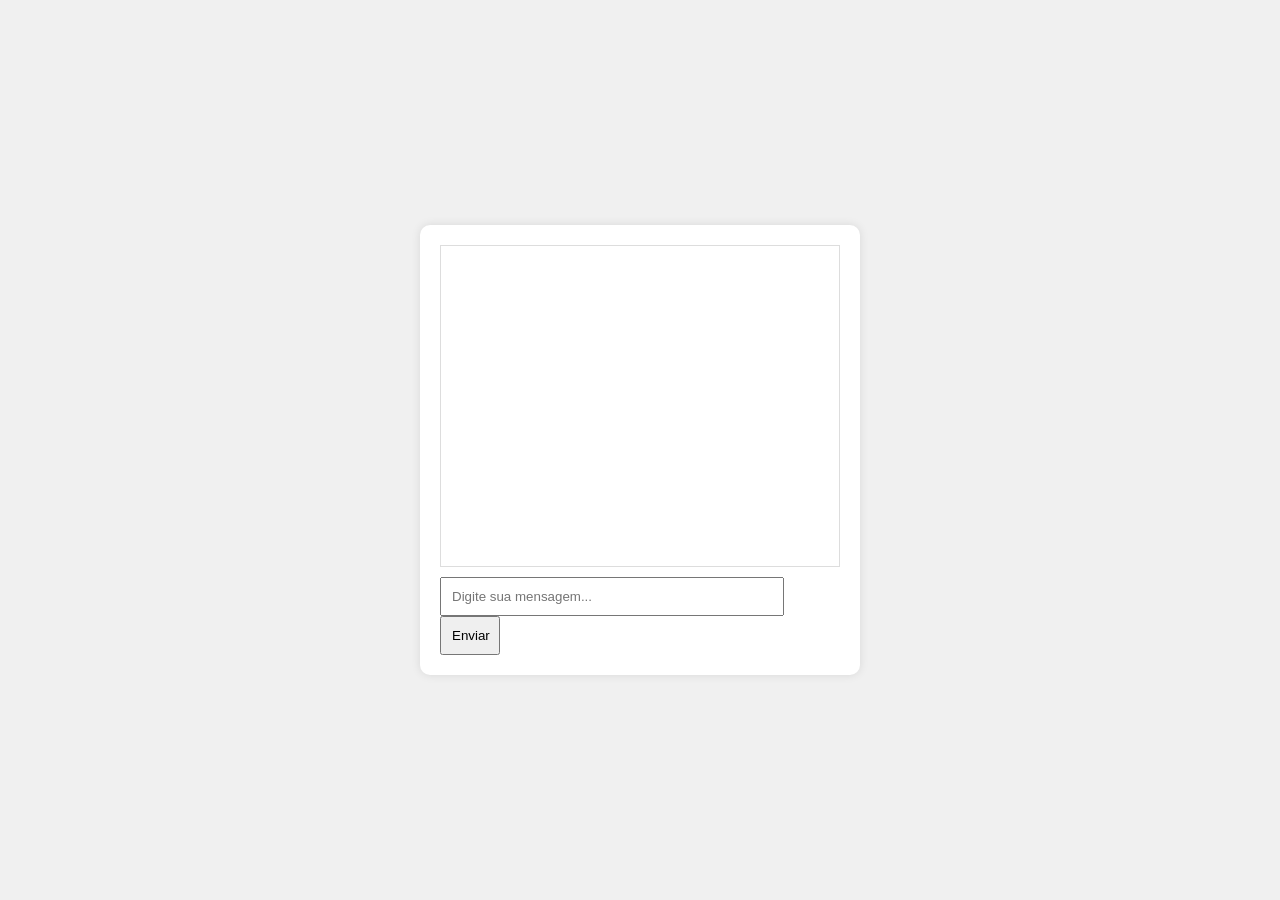
<file: MembrosDoCanal-main (1)/MembrosDoCanal-main/Curso_Assistente_Llama3.2_FineTune/index.html>
<!DOCTYPE html>
<html lang="en">
<head>
    <meta charset="UTF-8">
    <meta name="viewport" content="width=device-width, initial-scale=1.0">
    <link rel="stylesheet" href="styles.css">
    <title>Chatbot Llama 3.2</title>
</head>
<body>
    <div class="chat-container">
        <div class="chat-box" id="chat-box"></div>
        <input type="text" id="user-input" placeholder="Digite sua mensagem...">
        <button onclick="sendMessage()">Enviar</button>
    </div>
    <script src="script.js"></script>
</body>
</html>
</file>
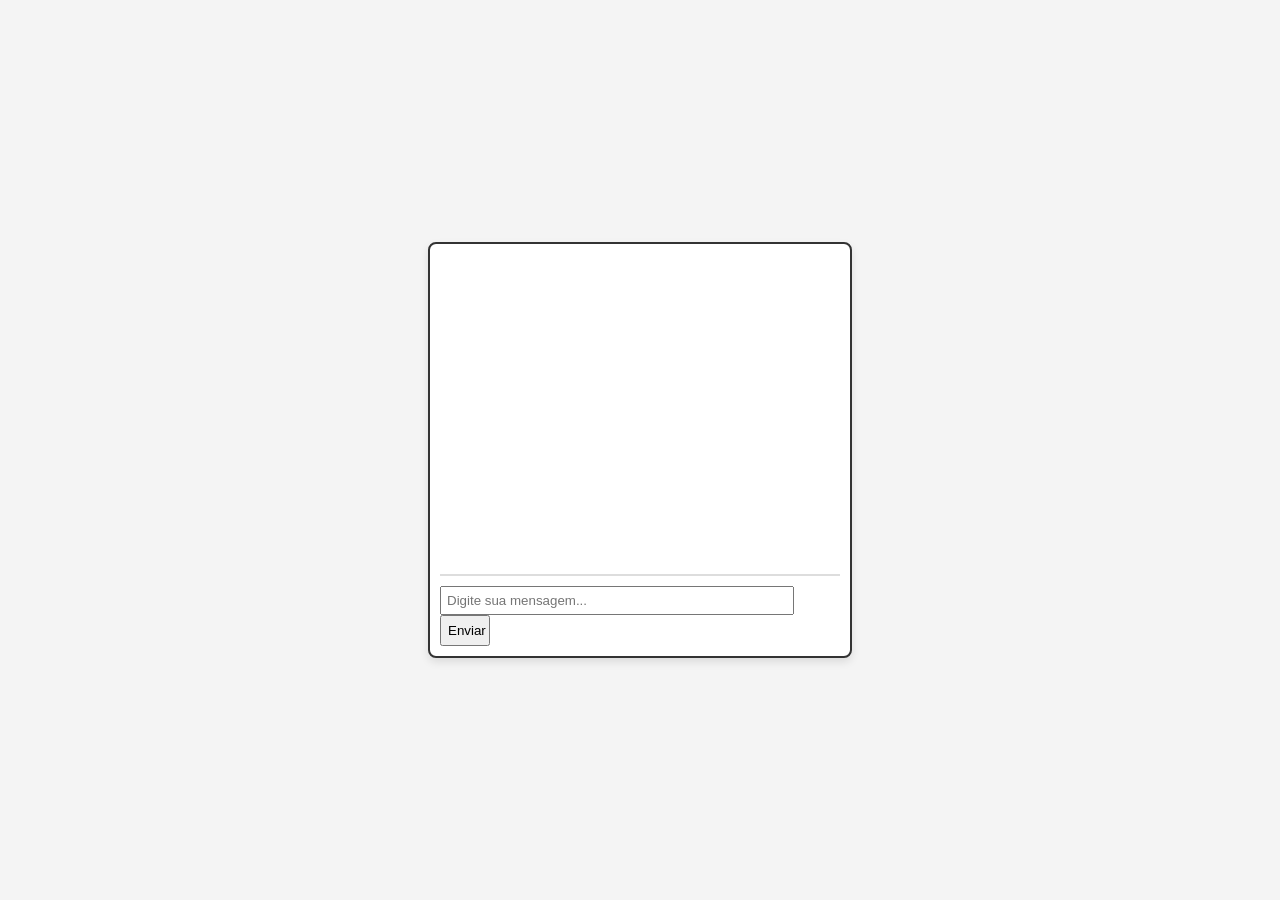
<file: MembrosDoCanal-main (1)/MembrosDoCanal-main/botpizza/botpizzasac/index.html>
<!DOCTYPE html>
<html lang="pt-br">
<head>
    <meta charset="UTF-8">
    <meta name="viewport" content="width=device-width, initial-scale=1.0">
    <link rel="stylesheet" href="style.css">
    <title>Chatbot de Atendimento - Pizzaria</title>
</head>
<body>
    <div class="chat-container">
        <div id="chat-window" class="chat-window"></div>
        <input type="text" id="user-input" placeholder="Digite sua mensagem...">
        <button id="send-button">Enviar</button>
    </div>
    <script src="script.js"></script>
</body>
</html>
</file>
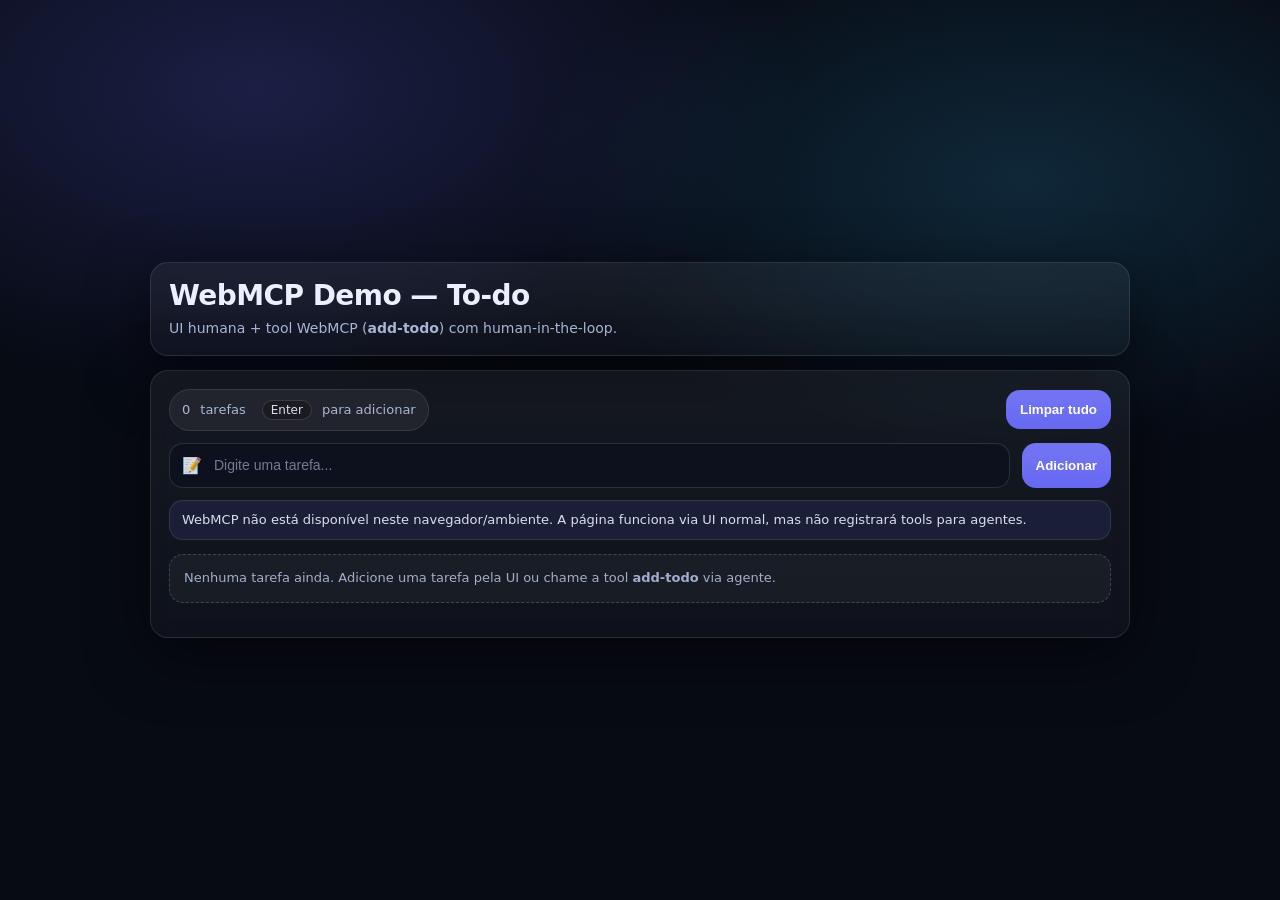
<file: MembrosDoCanal-main (1)/MembrosDoCanal-main/WebMCP/app1/index.html>
<!doctype html>
<html lang="pt-br">
  <head>
    <meta charset="utf-8" />
    <meta name="viewport" content="width=device-width,initial-scale=1" />
    <title>WebMCP Demo — To-do</title>

    <style>
      :root{
        --bg:#070b14;
        --card:#0c1326;
        --card2:#0b162f;
        --text:#eaf0ff;
        --muted:#a9b6d6;
        --border:rgba(255,255,255,.10);
        --shadow:0 18px 60px rgba(0,0,0,.55);
        --radius:18px;

        --primary:#6366f1;
        --primary2:#4f46e5;

        --ui:#22c55e;      /* UI badge */
        --agent:#38bdf8;   /* AGENT badge */
        --danger:#ef4444;
      }

      *{ box-sizing:border-box; }
      body{
        margin:0;
        min-height:100vh;
        display:grid;
        place-items:center;
        padding:28px;
        font-family: ui-sans-serif, system-ui, -apple-system, Segoe UI, Roboto, Helvetica, Arial;
        background:
          radial-gradient(900px 500px at 20% 10%, rgba(99,102,241,.22), transparent 60%),
          radial-gradient(900px 500px at 80% 20%, rgba(56,189,248,.16), transparent 55%),
          var(--bg);
        color:var(--text);
      }

      .wrap{
        width:min(980px, 100%);
        display:grid;
        gap:14px;
      }

      header{
        background: linear-gradient(180deg, rgba(255,255,255,.06), rgba(255,255,255,.03));
        border:1px solid var(--border);
        border-radius: var(--radius);
        box-shadow: var(--shadow);
        padding:16px 18px;
        backdrop-filter: blur(10px);
      }
      h1{
        margin:0 0 6px;
        font-size: clamp(20px, 2.4vw, 28px);
        letter-spacing:-0.02em;
      }
      .sub{
        margin:0;
        color:var(--muted);
        line-height:1.45;
        font-size:14px;
      }

      .panel{
        background: linear-gradient(180deg, rgba(255,255,255,.06), rgba(255,255,255,.03));
        border:1px solid var(--border);
        border-radius: var(--radius);
        box-shadow: var(--shadow);
        padding:18px;
        backdrop-filter: blur(10px);
      }

      .topbar{
        display:flex;
        align-items:center;
        justify-content:space-between;
        gap:12px;
        flex-wrap:wrap;
        margin-bottom:12px;
      }

      .pill{
        display:flex;
        align-items:center;
        gap:10px;
        padding:10px 12px;
        border-radius: 999px;
        border:1px solid var(--border);
        background: rgba(255,255,255,.06);
        color:var(--muted);
        font-size:13px;
      }

      .row{
        display:flex;
        gap:12px;
        flex-wrap:wrap;
        align-items:stretch;
      }

      .input{
        flex: 1 1 360px;
        display:flex;
        align-items:center;
        gap:10px;
        padding:12px 12px;
        border-radius: 14px;
        border:1px solid rgba(255,255,255,.12);
        background: rgba(10, 16, 30, .65);
        color: var(--text);
        outline:none;
        transition: border-color .15s ease, box-shadow .15s ease;
      }
      .input:focus-within{
        border-color: rgba(99,102,241,.65);
        box-shadow: 0 0 0 4px rgba(99,102,241,.25);
      }
      .input input{
        width:100%;
        border:0;
        outline:none;
        background:transparent;
        color:inherit;
        font-size:14px;
      }
      .input input::placeholder{ color: rgba(169,182,214,.65); }

      .btn{
        border:0;
        border-radius: 14px;
        padding:12px 14px;
        cursor:pointer;
        font-weight:800;
        color:white;
        background: linear-gradient(180deg, rgba(255,255,255,.10), rgba(255,255,255,.02)), var(--primary);
        transition: transform .08s ease, filter .15s ease, background .15s ease;
        white-space:nowrap;
      }
      .btn:hover{
        background: linear-gradient(180deg, rgba(255,255,255,.12), rgba(255,255,255,.02)), var(--primary2);
        filter:brightness(1.05);
        transform: translateY(-1px);
      }
      .btn:active{ transform: translateY(0) scale(.99); }

      .toast{
        display:none;
        margin-top:12px;
        padding:10px 12px;
        border-radius: 14px;
        border:1px solid rgba(255,255,255,.10);
        background: rgba(99,102,241,.12);
        color: rgba(234,240,255,.92);
        font-size:13px;
        line-height:1.4;
      }

      .list{
        list-style:none;
        padding:0;
        margin:16px 0 0;
        display:grid;
        gap:10px;
      }

      .item{
        display:flex;
        align-items:flex-start;
        justify-content:space-between;
        gap:12px;
        padding:12px 12px;
        border-radius: 14px;
        border:1px solid rgba(255,255,255,.10);
        background: rgba(10, 16, 30, .35);
      }

      .left{
        display:flex;
        flex-direction:column;
        gap:6px;
        min-width: 0;
      }

      .text{
        font-size:14px;
        line-height:1.35;
        word-break:break-word;
      }

      .meta{
        display:flex;
        gap:8px;
        align-items:center;
        flex-wrap:wrap;
      }

      .badge{
        display:inline-flex;
        align-items:center;
        gap:8px;
        padding:4px 10px;
        border-radius:999px;
        font-size:12px;
        border:1px solid rgba(255,255,255,.10);
        background: rgba(255,255,255,.06);
        color: rgba(234,240,255,.92);
      }
      .badge[data-source="UI"]{
        border-color: rgba(34,197,94,.35);
        background: rgba(34,197,94,.12);
      }
      .badge[data-source="AGENT"]{
        border-color: rgba(56,189,248,.35);
        background: rgba(56,189,248,.12);
      }

      .remove{
        border:1px solid rgba(255,255,255,.12);
        background: rgba(255,255,255,.06);
        color: rgba(234,240,255,.92);
        border-radius: 12px;
        padding:10px 12px;
        cursor:pointer;
        transition: transform .08s ease, filter .15s ease, border-color .15s ease;
      }
      .remove:hover{
        border-color: rgba(239,68,68,.55);
        filter: brightness(1.05);
        transform: translateY(-1px);
      }
      .remove:active{ transform: translateY(0) scale(.99); }

      .empty{
        margin-top: 14px;
        padding:14px 14px;
        border-radius: 14px;
        border:1px dashed rgba(255,255,255,.18);
        background: rgba(255,255,255,.04);
        color: rgba(169,182,214,.95);
        font-size:13px;
        line-height:1.45;
      }

      .kbd{
        display:inline-flex;
        align-items:center;
        justify-content:center;
        padding:2px 8px;
        border-radius: 999px;
        border:1px solid rgba(255,255,255,.14);
        background: rgba(0,0,0,.25);
        color: rgba(234,240,255,.92);
        font-size:12px;
        margin-left:6px;
      }
    </style>
  </head>

  <body>
    <div class="wrap">
      <header>
        <h1>WebMCP Demo — To-do</h1>
        <p class="sub">
          UI humana + tool WebMCP (<b>add-todo</b>) com human-in-the-loop.
        </p>
      </header>

      <section class="panel">
        <div class="topbar">
          <div class="pill">
            <span id="count">0</span> tarefas
            <span class="kbd">Enter</span> para adicionar
          </div>
          <button class="btn" id="clearAllBtn" type="button" title="Remove todas as tarefas">
            Limpar tudo
          </button>
        </div>

        <div class="row">
          <div class="input">
            <span style="opacity:.85;">📝</span>
            <input id="todoText" placeholder="Digite uma tarefa..." autocomplete="off" />
          </div>
          <button class="btn" id="addBtn">Adicionar</button>
        </div>

        <div id="status" class="toast" aria-live="polite"></div>

        <div id="empty" class="empty" style="display:none;">
          Nenhuma tarefa ainda. Adicione uma tarefa pela UI ou chame a tool <b>add-todo</b> via agente.
        </div>

        <ul id="list" class="list"></ul>
      </section>
    </div>

    <script src="./app.js"></script>
  </body>
</html>
</file>
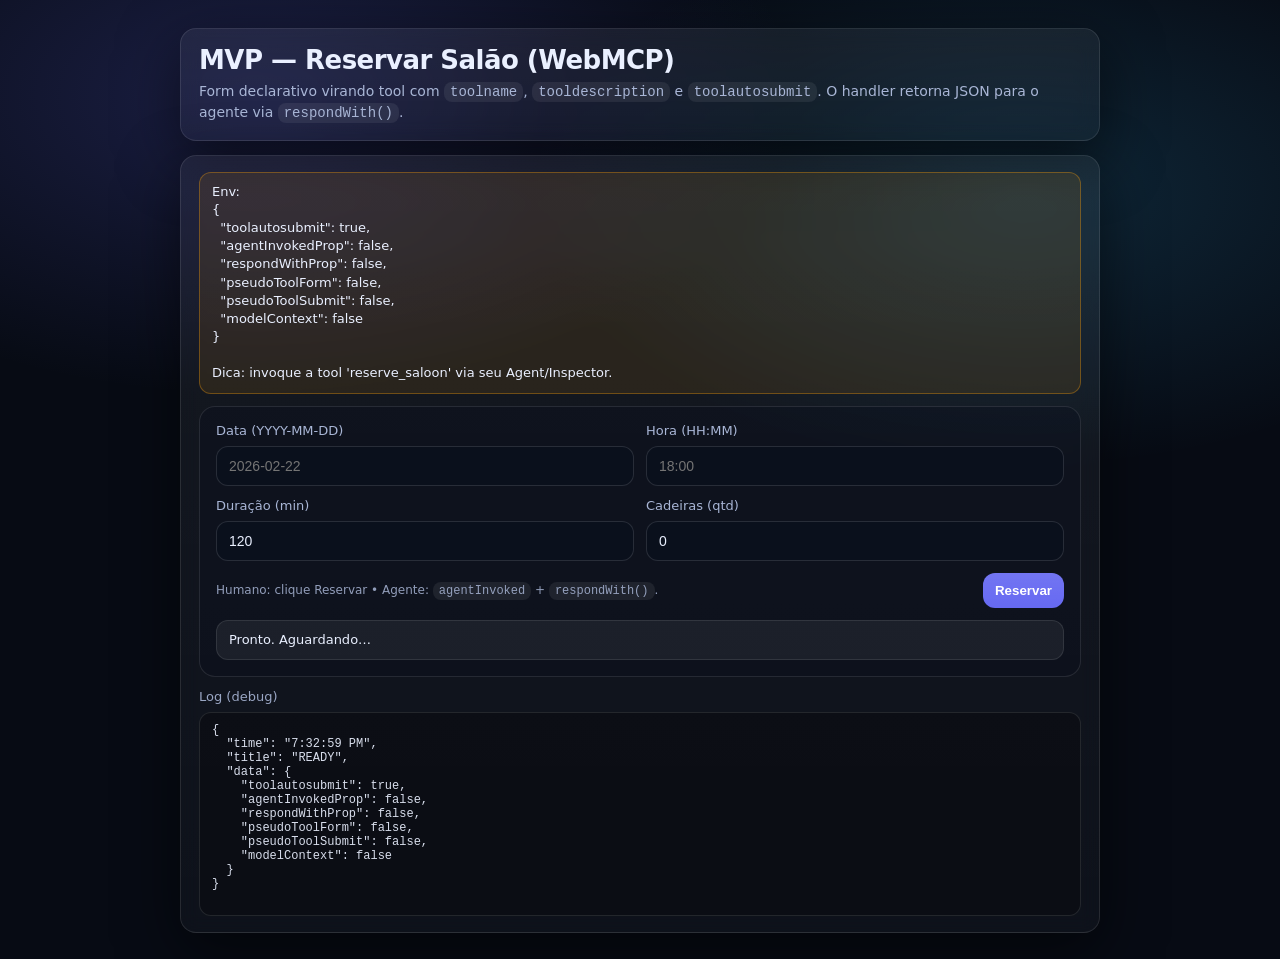
<file: MembrosDoCanal-main (1)/MembrosDoCanal-main/WebMCP/app2/index.html>
<!doctype html>
<html lang="pt-br">
<head>
  <meta charset="utf-8" />
  <meta name="viewport" content="width=device-width,initial-scale=1" />
  <title>MVP — Reserva do Salão (WebMCP)</title>
  <style>
    :root{
      --bg:#070b14;
      --card:#0c1326;
      --text:#eaf0ff;
      --muted:#a9b6d6;
      --border:rgba(255,255,255,.10);
      --shadow:0 18px 60px rgba(0,0,0,.55);
      --radius:16px;
      --primary:#6366f1;
      --primary2:#4f46e5;
      --ok:#22c55e;
      --warn:#f59e0b;
      --err:#ef4444;
    }
    *{ box-sizing:border-box; }
    body{
      margin:0; min-height:100vh; display:grid; place-items:center; padding:28px;
      font-family: ui-sans-serif, system-ui, -apple-system, Segoe UI, Roboto, Helvetica, Arial;
      background:
        radial-gradient(900px 500px at 20% 10%, rgba(99,102,241,.22), transparent 60%),
        radial-gradient(900px 500px at 80% 20%, rgba(56,189,248,.16), transparent 55%),
        var(--bg);
      color:var(--text);
    }
    .wrap{ width:min(920px, 100%); display:grid; gap:14px; }
    header, .card{
      background: linear-gradient(180deg, rgba(255,255,255,.06), rgba(255,255,255,.03));
      border:1px solid var(--border);
      border-radius: var(--radius);
      box-shadow: var(--shadow);
      padding:16px 18px;
      backdrop-filter: blur(10px);
    }
    h1{ margin:0 0 6px; font-size: clamp(18px, 2.6vw, 26px); letter-spacing:-0.02em; }
    p{ margin:0; color:var(--muted); line-height:1.45; font-size:14px; }
    code{ background:rgba(255,255,255,.07); padding:2px 6px; border-radius:8px; }

    form{
      margin-top:12px;
      display:grid;
      gap:12px;
      padding:16px;
      border-radius: 16px;
      border:1px solid rgba(255,255,255,.10);
      background: rgba(10, 16, 30, .35);
    }
    .row2{ display:grid; grid-template-columns:1fr 1fr; gap:12px; }
    @media (max-width: 720px){ .row2{ grid-template-columns:1fr; } }
    label{ display:grid; gap:8px; font-size:13px; color:var(--muted); }
    input, select, textarea{
      width:100%;
      padding:11px 12px;
      border-radius: 12px;
      border: 1px solid rgba(255,255,255,.12);
      background: rgba(10, 16, 30, .65);
      color: var(--text);
      outline:none;
      transition: border-color .15s ease, box-shadow .15s ease;
      font-size:14px;
    }
    input:focus, select:focus, textarea:focus{
      border-color: rgba(99,102,241,.65);
      box-shadow: 0 0 0 4px rgba(99,102,241,.25);
    }
    .btn{
      border:0;
      border-radius: 12px;
      padding:10px 12px;
      cursor:pointer;
      font-weight:800;
      color:white;
      background: linear-gradient(180deg, rgba(255,255,255,.10), rgba(255,255,255,.02)), var(--primary);
      transition: transform .08s ease, filter .15s ease, background .15s ease;
    }
    .btn:hover{
      background: linear-gradient(180deg, rgba(255,255,255,.12), rgba(255,255,255,.02)), var(--primary2);
      filter:brightness(1.05);
      transform: translateY(-1px);
    }
    .btn:active{ transform: translateY(0) scale(.99); }

    .pill{
      padding:10px 12px;
      border-radius: 12px;
      border:1px solid var(--border);
      background: rgba(255,255,255,.06);
      font-size:13px;
      line-height:1.4;
      white-space:pre-wrap;
    }
    .ok{ border-color: rgba(34,197,94,.35); background: rgba(34,197,94,.10); }
    .warn{ border-color: rgba(245,158,11,.35); background: rgba(245,158,11,.10); }
    .err{ border-color: rgba(239,68,68,.35); background: rgba(239,68,68,.10); }

    /* UX (se suportado no seu Chrome beta) */
    form:tool-form-active{
      outline: 3px solid rgba(99,102,241,.60);
      box-shadow: 0 0 0 7px rgba(99,102,241,.14);
    }
    button:tool-submit-active{
      outline: 3px solid rgba(34,197,94,.55);
      transform: scale(1.02);
    }

    pre{
      margin:0;
      white-space:pre-wrap;
      word-break:break-word;
      font-family: ui-monospace, SFMono-Regular, Menlo, Monaco, Consolas, "Liberation Mono", monospace;
      font-size:12px;
      color: rgba(234,240,255,.92);
      background: rgba(0,0,0,.25);
      border: 1px solid rgba(255,255,255,.10);
      border-radius: 12px;
      padding: 10px 12px;
      min-height: 180px;
    }
  </style>
</head>

<body>
  <div class="wrap">
    <header>
      <h1>MVP — Reservar Salão (WebMCP)</h1>
      <p>
        Form declarativo virando tool com <code>toolname</code>, <code>tooldescription</code> e <code>toolautosubmit</code>.
        O handler retorna JSON para o agente via <code>respondWith()</code>.
      </p>
    </header>

    <section class="card">
      <div id="env" class="pill warn"></div>

      <form
        id="reserveForm"
        toolname="reserve_saloon"
        tooldescription="Reserve the condominium party room (salão). Inputs: date (YYYY-MM-DD), time (HH:MM), durationMinutes, chairs. Returns reservationId and status or structured validation errors."
        toolautosubmit
        novalidate
      >
        <div class="row2">
          <label>
            Data (YYYY-MM-DD)
            <input id="date" name="date" placeholder="2026-02-22" required />
          </label>

          <label>
            Hora (HH:MM)
            <input id="time" name="time" placeholder="18:00" required />
          </label>
        </div>

        <div class="row2">
          <label>
            Duração (min)
            <input id="durationMinutes" name="durationMinutes" type="number" min="30" step="30" value="120" required />
          </label>

          <label>
            Cadeiras (qtd)
            <input id="chairs" name="chairs" type="number" min="0" step="1" value="0" required />
          </label>
        </div>

        <div style="display:flex; justify-content:space-between; align-items:center; gap:10px; flex-wrap:wrap;">
          <div style="font-size:12px; color:rgba(169,182,214,.85);">
            Humano: clique Reservar • Agente: <code>agentInvoked</code> + <code>respondWith()</code>.
          </div>
          <button id="submitBtn" class="btn" type="submit">Reservar</button>
        </div>

        <div id="status" class="pill"></div>
      </form>

      <div style="margin-top:12px;">
        <div style="font-size:13px; color:rgba(169,182,214,.9); margin-bottom:8px;">
          Log (debug)
        </div>
        <pre id="log"></pre>
      </div>
    </section>
  </div>

  <script>
    const form = document.getElementById("reserveForm");
    const statusEl = document.getElementById("status");
    const logEl = document.getElementById("log");
    const envEl = document.getElementById("env");

    function log(title, data) {
      const block = { time: new Date().toLocaleTimeString(), title, data };
      logEl.textContent = JSON.stringify(block, null, 2) + "\n\n" + logEl.textContent;
    }

    function setStatus(kind, text) {
      statusEl.className = "pill " + (kind || "");
      statusEl.textContent = text || "";
    }

    // "Backend fake": agenda ocupada (exemplo)
    // Chave: "YYYY-MM-DD HH:MM"
    const booked = new Set([
      "2026-02-22 18:00"
    ]);

    function readPayload() {
      const fd = new FormData(form);
      return {
        date: String(fd.get("date") || "").trim(),
        time: String(fd.get("time") || "").trim(),
        durationMinutes: Number(fd.get("durationMinutes") || 0),
        chairs: Number(fd.get("chairs") || 0),
      };
    }

    function validate(p) {
      const errors = {};

      // date YYYY-MM-DD
      if (!/^\d{4}-\d{2}-\d{2}$/.test(p.date)) {
        errors.date = "Use YYYY-MM-DD (ex: 2026-02-22).";
      }

      // time HH:MM
      if (!/^\d{2}:\d{2}$/.test(p.time)) {
        errors.time = "Use HH:MM (ex: 18:00).";
      }

      if (!Number.isFinite(p.durationMinutes) || p.durationMinutes < 30) {
        errors.durationMinutes = "Min duration is 30 minutes.";
      }

      if (!Number.isFinite(p.chairs) || p.chairs < 0) {
        errors.chairs = "Chairs must be >= 0.";
      }

      // regra simples: máximo 40 cadeiras
      if (p.chairs > 40) {
        errors.chairs = "Max chairs is 40.";
      }

      return errors;
    }

    function reservationId() {
      const now = Date.now().toString(36).toUpperCase();
      const rnd = Math.random().toString(36).slice(2, 7).toUpperCase();
      return `RSV-${now}-${rnd}`;
    }

    // Eventos UX (se suportados)
    form.addEventListener("toolactivated", (e) => {
      log("EVENT: toolactivated", { detail: e.detail ?? null });
      setStatus("warn", "toolactivated: agente invocou a tool (campos podem ter sido pré-preenchidos).");
    });

    form.addEventListener("toolcancel", (e) => {
      log("EVENT: toolcancel", { detail: e.detail ?? null });
      setStatus("warn", "toolcancel: invocação cancelada.");
    });

    form.addEventListener("submit", (event) => {
      event.preventDefault();

      const agentInvoked = !!event.agentInvoked;
      const payload = readPayload();
      const errors = validate(payload);

      log("SUBMIT", { agentInvoked, payload });

      let result;

      // disponibilidade (backend fake)
      const key = `${payload.date} ${payload.time}`;
      const slotTaken = booked.has(key);

      if (Object.keys(errors).length > 0) {
        result = { ok: false, errors, code: "VALIDATION_ERROR" };
        setStatus("err", "Erro de validação:\n" + JSON.stringify(result, null, 2));
      } else if (slotTaken) {
        result = {
          ok: false,
          errors: { availability: "Este horário já está reservado. Tente outro." },
          code: "NOT_AVAILABLE"
        };
        setStatus("err", "Indisponível:\n" + JSON.stringify(result, null, 2));
      } else {
        const id = reservationId();
        booked.add(key);

        result = {
          ok: true,
          reservationId: id,
          status: "CONFIRMED",
          summary: {
            date: payload.date,
            time: payload.time,
            durationMinutes: payload.durationMinutes,
            chairs: payload.chairs
          }
        };

        setStatus("ok", "Reserva confirmada!\n" + JSON.stringify(result, null, 2));
      }

      // responde ao agente (se suportado)
      if (typeof event.respondWith === "function") {
        event.respondWith(Promise.resolve(result));
        log("respondWith()", result);
      } else {
        log("respondWith() NOT AVAILABLE", {});
      }

      // limpeza:
      // humano pode resetar
      // agente não deve resetar (evita cancelamento)
      if (!agentInvoked && result.ok) {
        form.reset();
      } else if (agentInvoked && result.ok) {
        // limpeza manual opcional
        form.elements.date.value = "";
        form.elements.time.value = "";
        form.elements.durationMinutes.value = "120";
        form.elements.chairs.value = "0";
      }
    });

    // Diagnóstico do ambiente
    const env = {
      toolautosubmit: form.hasAttribute("toolautosubmit"),
      agentInvokedProp: ("agentInvoked" in SubmitEvent.prototype),
      respondWithProp: ("respondWith" in SubmitEvent.prototype),
      pseudoToolForm: (() => { try { return CSS.supports("selector(form:tool-form-active)"); } catch { return false; } })(),
      pseudoToolSubmit: (() => { try { return CSS.supports("selector(button:tool-submit-active)"); } catch { return false; } })(),
      modelContext: ("modelContext" in navigator)
    };
    envEl.className = "pill " + ((env.agentInvokedProp && env.respondWithProp) ? "ok" : "warn");
    envEl.textContent =
      "Env:\n" + JSON.stringify(env, null, 2) +
      "\n\nDica: invoque a tool 'reserve_saloon' via seu Agent/Inspector.";

    setStatus("", "Pronto. Aguardando…");
    log("READY", env);
  </script>
</body>
</html>
</file>
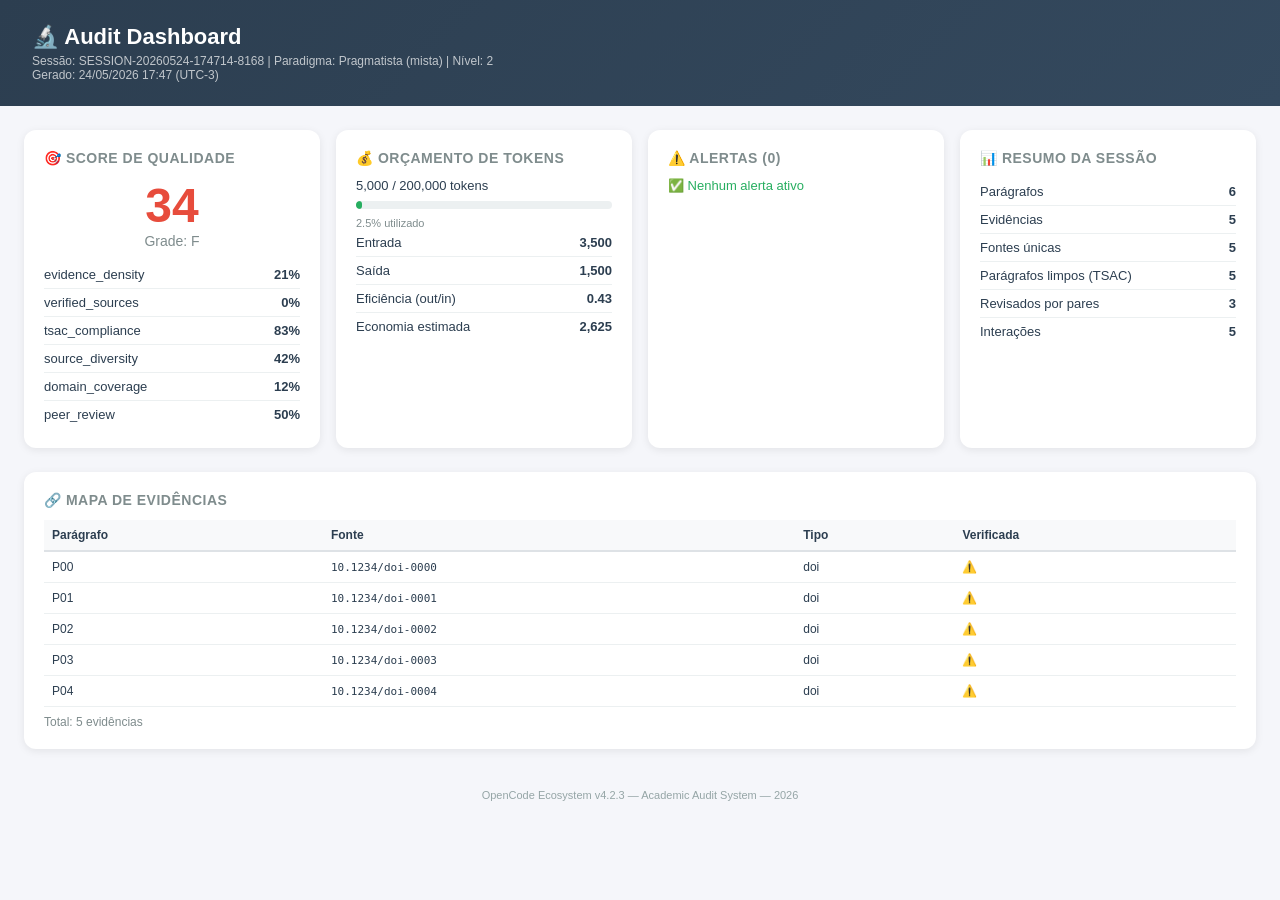
<file: .evolve/audit-refinements/dashboard-SESSION-20260524-174714-8168.html>
<!DOCTYPE html>
<html lang="pt-BR">
<head>
<meta charset="UTF-8">
<meta name="viewport" content="width=device-width, initial-scale=1.0">
<title>Audit Dashboard — SESSION-20260524-174714-8168</title>
<style>
* { margin:0; padding:0; box-sizing:border-box; }
body { font-family:'Segoe UI',Arial,sans-serif; background:#f5f6fa; color:#2c3e50; }
.header { background:linear-gradient(135deg,#2c3e50,#34495e); color:white; padding:24px 32px; }
.header h1 { font-size:22px; }
.header .meta { font-size:12px; opacity:.7; margin-top:4px; }
.grid { display:grid; grid-template-columns:repeat(auto-fit,minmax(280px,1fr)); gap:16px; padding:24px; }
.card { background:white; border-radius:12px; padding:20px; box-shadow:0 2px 8px rgba(0,0,0,.08); }
.card h3 { font-size:14px; color:#7f8c8d; margin-bottom:12px; text-transform:uppercase; letter-spacing:.5px; }
.score-big { font-size:48px; font-weight:bold; text-align:center; }
.score-f { color:#e74c3c; }
.metric-row { display:flex; justify-content:space-between; padding:6px 0; border-bottom:1px solid #ecf0f1; font-size:13px; }
.metric-row:last-child { border-bottom:none; }
.metric-val { font-weight:bold; }
.alert { padding:10px 14px; border-radius:8px; margin:6px 0; font-size:12px; }
.alert-critical { background:#fde8e8; color:#c0392b; border-left:4px solid #e74c3c; }
.alert-warning { background:#fef9e7; color:#b7950b; border-left:4px solid #f39c12; }
.alert-info { background:#eaf2f8; color:#2980b9; border-left:4px solid #3498db; }
.progress-bar { height:8px; background:#ecf0f1; border-radius:4px; margin:8px 0; overflow:hidden; }
.progress-fill { height:100%; border-radius:4px; transition:width .3s; }
.table { width:100%; border-collapse:collapse; font-size:12px; }
.table th { text-align:left; padding:8px; background:#f8f9fa; border-bottom:2px solid #dee2e6; }
.table td { padding:8px; border-bottom:1px solid #ecf0f1; }
.footer { text-align:center; padding:16px; font-size:11px; color:#95a5a6; }
</style>
</head>
<body>

<div class="header">
  <h1>🔬 Audit Dashboard</h1>
  <div class="meta">
    Sessão: SESSION-20260524-174714-8168 | Paradigma: Pragmatista (mista) | Nível: 2
    <br>Gerado: 24/05/2026 17:47 (UTC-3)
  </div>
</div>

<div class="grid">
  <!-- Score Card -->
  <div class="card">
    <h3>🎯 Score de Qualidade</h3>
    <div class="score-big score-f">34</div>
    <div style="text-align:center;font-size:14px;color:#7f8c8d;">Grade: F</div>
    <div style="margin-top:12px;">
      <div class="metric-row"><span>evidence_density</span><span class="metric-val">21%</span></div><div class="metric-row"><span>verified_sources</span><span class="metric-val">0%</span></div><div class="metric-row"><span>tsac_compliance</span><span class="metric-val">83%</span></div><div class="metric-row"><span>source_diversity</span><span class="metric-val">42%</span></div><div class="metric-row"><span>domain_coverage</span><span class="metric-val">12%</span></div><div class="metric-row"><span>peer_review</span><span class="metric-val">50%</span></div>
    </div>
  </div>

  <!-- Token Budget Card -->
  <div class="card">
    <h3>💰 Orçamento de Tokens</h3>
    <div style="font-size:13px;margin-bottom:8px;">
      5,000 / 200,000 tokens
    </div>
    <div class="progress-bar">
      <div class="progress-fill" style="width:2.5%;background:#27ae60;"></div>
    </div>
    <div style="font-size:11px;color:#7f8c8d;">2.5% utilizado</div>
    <div class="metric-row"><span>Entrada</span><span class="metric-val">3,500</span></div>
    <div class="metric-row"><span>Saída</span><span class="metric-val">1,500</span></div>
    <div class="metric-row"><span>Eficiência (out/in)</span><span class="metric-val">0.43</span></div>
    <div class="metric-row"><span>Economia estimada</span><span class="metric-val">2,625</span></div>
  </div>

  <!-- Alertas -->
  <div class="card">
    <h3>⚠️ Alertas (0)</h3>
    <div style="color:#27ae60;font-size:13px;">✅ Nenhum alerta ativo</div>
  </div>

  <!-- Resumo -->
  <div class="card">
    <h3>📊 Resumo da Sessão</h3>
    <div class="metric-row"><span>Parágrafos</span><span class="metric-val">6</span></div>
    <div class="metric-row"><span>Evidências</span><span class="metric-val">5</span></div>
    <div class="metric-row"><span>Fontes únicas</span><span class="metric-val">5</span></div>
    <div class="metric-row"><span>Parágrafos limpos (TSAC)</span><span class="metric-val">5</span></div>
    <div class="metric-row"><span>Revisados por pares</span><span class="metric-val">3</span></div>
    <div class="metric-row"><span>Interações</span><span class="metric-val">5</span></div>
  </div>
</div>

<!-- Evidências -->
<div style="padding:0 24px 24px;">
  <div class="card">
    <h3>🔗 Mapa de Evidências</h3>
    <table class="table">
      <tr><th>Parágrafo</th><th>Fonte</th><th>Tipo</th><th>Verificada</th></tr>
      <tr><td>P00</td><td style="font-family:monospace;font-size:11px;">10.1234/doi-0000</td><td>doi</td><td>⚠️</td></tr><tr><td>P01</td><td style="font-family:monospace;font-size:11px;">10.1234/doi-0001</td><td>doi</td><td>⚠️</td></tr><tr><td>P02</td><td style="font-family:monospace;font-size:11px;">10.1234/doi-0002</td><td>doi</td><td>⚠️</td></tr><tr><td>P03</td><td style="font-family:monospace;font-size:11px;">10.1234/doi-0003</td><td>doi</td><td>⚠️</td></tr><tr><td>P04</td><td style="font-family:monospace;font-size:11px;">10.1234/doi-0004</td><td>doi</td><td>⚠️</td></tr>
    </table>
    <div style="color:#7f8c8d;font-size:12px;margin-top:8px;">Total: 5 evidências</div>
  </div>
</div>

<div class="footer">
  OpenCode Ecosystem v4.2.3 — Academic Audit System — 2026
</div>

</body>
</html>
</file>
<file: MembrosDoCanal-main (1)/MembrosDoCanal-main/Curso_Assistente_Llama3.2_FineTune/styles.css>
body {
    font-family: Arial, sans-serif;
    background-color: #f0f0f0;
    display: flex;
    justify-content: center;
    align-items: center;
    height: 100vh;
    margin: 0;
}

.chat-container {
    width: 400px;
    max-width: 100%;
    background: #ffffff;
    padding: 20px;
    box-shadow: 0 0 10px rgba(0, 0, 0, 0.1);
    border-radius: 10px;
}

.chat-box {
    height: 300px;
    overflow-y: auto;
    border: 1px solid #ddd;
    padding: 10px;
    margin-bottom: 10px;
}

#user-input {
    width: calc(100% - 80px);
    padding: 10px;
}

button {
    width: 60px;
    padding: 10px;
}
</file>
<file: MembrosDoCanal-main (1)/MembrosDoCanal-main/botpizza/botpizzasac/style.css>
body {
    font-family: Arial, sans-serif;
    display: flex;
    justify-content: center;
    align-items: center;
    height: 100vh;
    margin: 0;
    background-color: #f4f4f4;
}

.chat-container {
    width: 400px;
    border: 2px solid #333;
    border-radius: 8px;
    background-color: #fff;
    padding: 10px;
    box-shadow: 0 4px 8px rgba(0,0,0,0.1);
}

.chat-window {
    height: 300px;
    overflow-y: auto;
    border-bottom: 2px solid #ddd;
    margin-bottom: 10px;
    padding: 10px;
}

#user-input {
    width: calc(100% - 60px);
    padding: 5px;
}

#send-button {
    width: 50px;
    padding: 6px;
    cursor: pointer;
}
</file>
